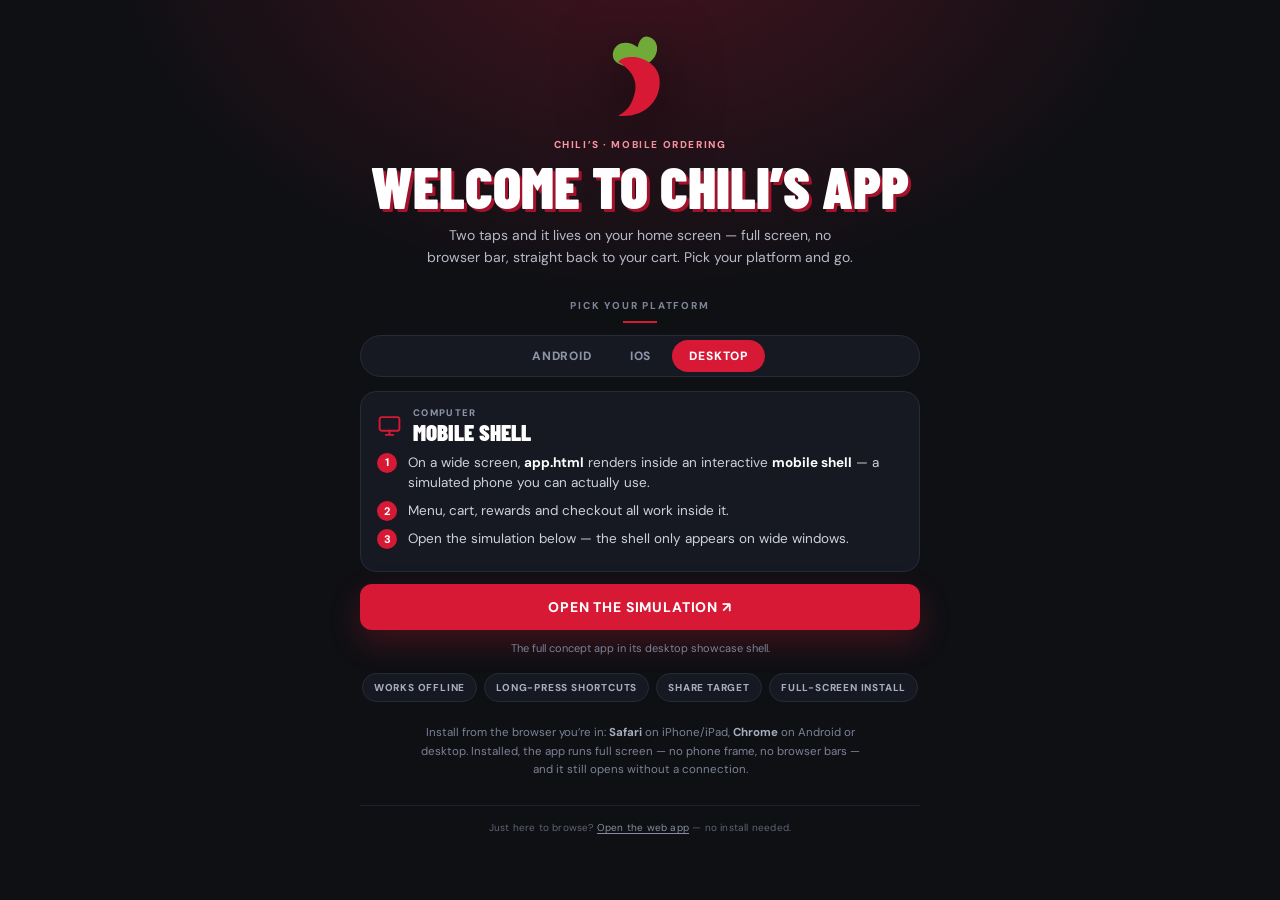
<file: index.html>
<!doctype html>
<html lang="en">
<head>
  <meta charset="utf-8">
  <meta name="viewport" content="width=device-width,initial-scale=1">
  <title>Welcome to Chili’s App · Add it to your home screen</title>
  <meta name="description" content="Welcome to Chili’s App. Pick your platform — Android (Chrome install or APK download), iOS (Safari), or desktop (open the app.html simulation in its mobile shell).">
  <meta name="theme-color" content="#d71935">
  <link rel="manifest" href="manifest.webmanifest">
  <link rel="icon" href="chili.svg" type="image/svg+xml">
  <link rel="icon" href="icons/icon-192.png" sizes="192x192" type="image/png">
  <link rel="apple-touch-icon" href="icons/apple-touch-icon.png">
  <meta name="mobile-web-app-capable" content="yes">
  <meta name="apple-mobile-web-app-capable" content="yes">
  <meta name="apple-mobile-web-app-status-bar-style" content="black-translucent">
  <meta name="apple-mobile-web-app-title" content="Chili’s">
  <link rel="preconnect" href="https://fonts.googleapis.com">
  <link rel="preconnect" href="https://fonts.gstatic.com" crossorigin>
  <link href="https://fonts.googleapis.com/css2?family=DM+Sans:wght@400;500;600;700;800&amp;family=Barlow+Condensed:wght@600;700;800;900&amp;display=swap" rel="stylesheet">
  <link rel="stylesheet" href="landing.css">
  <script src="pwa.js"></script>
</head>
<body>
<main class="wrap">
  <header class="hero">
    <img class="logo" src="chili.svg" alt="Chili’s" width="32" height="38">
    <span class="eyebrow">Chili’s · mobile ordering</span>
    <h1>Welcome to Chili’s App</h1>
    <p class="lede">Two taps and it lives on your home screen — full screen, no browser bar, straight back to your cart. Pick your platform and go.</p>
  </header>

  <p class="section-label">Pick your platform</p>

  <div class="switch" role="tablist" aria-label="Choose your platform">
    <button type="button" role="tab" id="tab-android" aria-controls="p-android" aria-selected="true">Android</button>
    <button type="button" role="tab" id="tab-ios" aria-controls="p-ios" aria-selected="false" tabindex="-1">iOS</button>
    <button type="button" role="tab" id="tab-desktop" aria-controls="p-desktop" aria-selected="false" tabindex="-1">Desktop</button>
  </div>

  <section class="panel" id="p-android" role="tabpanel" aria-labelledby="tab-android">
    <article class="step-card">
      <div class="step-head">
        <svg viewBox="0 0 24 24" fill="currentColor" aria-hidden="true"><circle cx="12" cy="5" r="2.1"/><circle cx="12" cy="12" r="2.1"/><circle cx="12" cy="19" r="2.1"/></svg>
        <div><span class="platform">Android phone</span><h2>Chrome</h2></div>
      </div>
      <ol>
        <li>Tap the <strong>⋮</strong> menu in the corner.</li>
        <li>Pick <strong>Install app</strong> or <strong>Add to Home screen</strong>.</li>
        <li>Tap <strong>Install</strong> — the icon appears right away.</li>
      </ol>
    </article>
    <a class="btn-cta" href="Chili's.apk" download>⬇ Download the Android APK</a>
    <p class="cta-sub">Skip the browser install: this is the <strong>Trusted Web Activity</strong> build from this repository, packaged with PWABuilder. To sideload, send the file to your phone, open it, and allow installs from your file manager if asked.</p>
  </section>

  <section class="panel" id="p-ios" role="tabpanel" aria-labelledby="tab-ios" hidden>
    <article class="step-card">
      <div class="step-head">
        <svg viewBox="0 0 24 24" fill="none" stroke="currentColor" stroke-width="1.9" stroke-linecap="round" stroke-linejoin="round" aria-hidden="true"><path d="M12 3.5v11"/><path d="m8 7.5 4-4 4 4"/><path d="M6.5 11H6a2 2 0 0 0-2 2v5.5a2 2 0 0 0 2 2h12a2 2 0 0 0 2-2V13a2 2 0 0 0-2-2h-.5"/></svg>
        <div><span class="platform">iPhone &amp; iPad</span><h2>Safari</h2></div>
      </div>
      <ol>
        <li>Open this page in <strong>Safari</strong>, then tap the <strong>Share</strong> button.</li>
        <li>Scroll down and choose <strong>Add to Home Screen</strong>.</li>
        <li>Tap <strong>Add</strong> — you’re done.</li>
      </ol>
    </article>
  </section>

  <section class="panel" id="p-desktop" role="tabpanel" aria-labelledby="tab-desktop" hidden>
    <article class="step-card">
      <div class="step-head">
        <svg viewBox="0 0 24 24" fill="none" stroke="currentColor" stroke-width="1.8" stroke-linecap="round" stroke-linejoin="round" aria-hidden="true"><rect x="2.5" y="4" width="19" height="13" rx="2"/><path d="M8.5 21h7M12 17v4"/></svg>
        <div><span class="platform">Computer</span><h2>Mobile shell</h2></div>
      </div>
      <ol>
        <li>On a wide screen, <strong>app.html</strong> renders inside an interactive <strong>mobile shell</strong> — a simulated phone you can actually use.</li>
        <li>Menu, cart, rewards and checkout all work inside it.</li>
        <li>Open the simulation below — the shell only appears on wide windows.</li>
      </ol>
    </article>
    <a class="btn-cta" href="app.html">Open the simulation ↗</a>
    <p class="cta-sub">The full concept app in its desktop showcase shell.</p>
  </section>

  <div class="feature-row" aria-label="App capabilities">
    <span>Works offline</span><span>Long-press shortcuts</span><span>Share target</span><span>Full-screen install</span>
  </div>

  <p class="note">Install from the browser you’re in: <strong>Safari</strong> on iPhone/iPad, <strong>Chrome</strong> on Android or desktop. Installed, the app runs full screen — no phone frame, no browser bars — and it still opens without a connection.</p>

  <footer class="foot">
    <p class="tiny">Just here to browse? <a href="app.html">Open the web app</a> — no install needed.</p>
  </footer>
</main>
<script src="landing.js"></script>
</body>
</html>
</file>
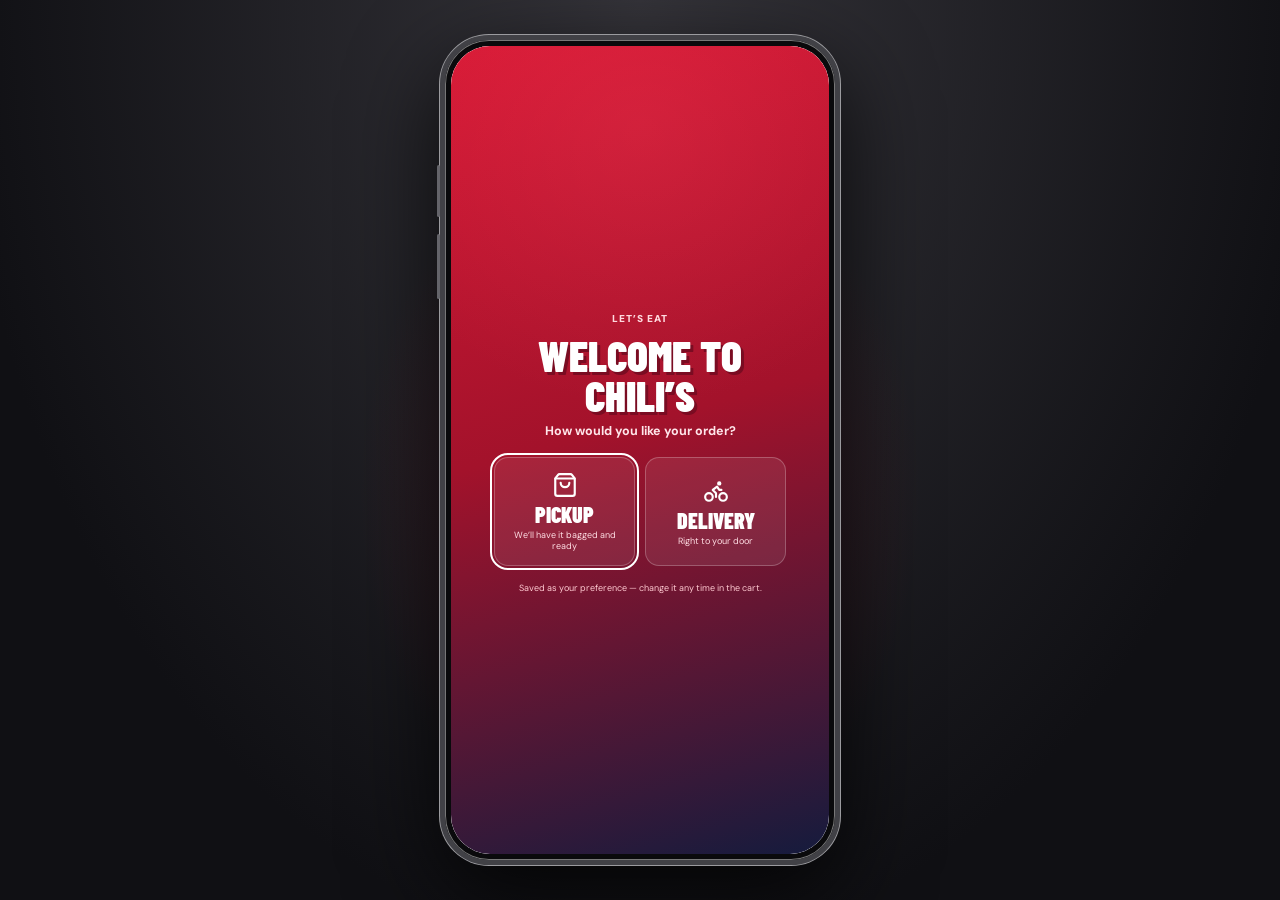
<file: app.html>
<!doctype html>
<html lang="en"><head><meta charset="utf-8">
  <meta name="viewport" content="width=device-width,initial-scale=1">
  <meta name="description" content="Chili's mobile ordering demo: browse the menu, build a cart, checkout, track demo orders and earn demo rewards.">
  <title>Chili’s · Ordering Demo</title>
  <meta name="theme-color" content="#d71935">
  <meta name="mobile-web-app-capable" content="yes">
  <meta name="apple-mobile-web-app-capable" content="yes">
  <meta name="apple-mobile-web-app-status-bar-style" content="black-translucent">
  <meta name="apple-mobile-web-app-title" content="Chili’s">
  <link rel="manifest" href="manifest.webmanifest">
  <link rel="icon" href="chili.svg" type="image/svg+xml">
  <link rel="icon" href="icons/icon-192.png" sizes="192x192" type="image/png">
  <link rel="apple-touch-icon" href="icons/apple-touch-icon.png">
  <link href="https://fonts.googleapis.com/css2?family=DM+Sans:wght@400;500;600;700;800&amp;family=Barlow+Condensed:wght@600;700;800;900&amp;display=swap" rel="stylesheet">
  <link rel="stylesheet" href="styles.css">
  <script src="pwa.js"></script>
  <script src="lucide.min.js"></script>
  </head>
 <body>
  <main class="stage">
   <div class="phone" aria-label="Restaurant ordering demo inside one smartphone">
    <div class="screen">
     <div class="status">
      <span id="clock">9:41</span><span class="status-icons" aria-label="Signal, Wi-Fi, battery"><i data-lucide="signal"></i><i data-lucide="wifi"></i><i data-lucide="battery-full"></i></span>
     </div>
     <header class="header">
      <div class="header-row">
       <div class="brand" aria-label="Chili’s">
        <svg viewBox="0 0 32 38" fill="none" aria-hidden="true">
         <path d="M15 7C11 4 6 5 5 9c-1 4 3 6 8 6 3 0 7-1 9-4 2-3 1-7-2-8-2-1-4 0-5 4Z" fill="#70aa38"></path><path d="M14 11c6 1 11 5 10 12-1 8-8 13-17 12 4-2 6-5 7-10 1-5-2-9-7-12 2-2 4-2 7-2Z" fill="#d71935"></path>
        </svg><span>Chili’s</span>
       </div><div class="header-actions">
        <button id="location-trigger" type="button" aria-label="Choose sample location"><i data-lucide="map-pin"></i></button><button id="bag-trigger" type="button" aria-label="Open cart"><i data-lucide="shopping-bag"></i><span id="cart-badge" class="badge">0</span></button>
       </div>
      </div>
     </header>
     <div id="scroller" class="scroller" tabindex="0" aria-label="Scrollable app content">
      <section id="home" class="view active" aria-label="Home">
       <div class="modebar">
        <div class="mode">
         <button type="button" data-mode="pickup">PICKUP</button><button type="button" data-mode="delivery">DELIVERY</button>
        </div><button id="location-short" class="location-short" type="button" data-go="locations"></button>
       </div>
       <div class="hero"><img loading="lazy" src="images/pexels-photo-25390061.jpg" alt="Close-up of a fried snack platter with chicken wings and onion rings">
        <div class="hero-copybox">
         <span class="eyebrow">THE CROWD FAVORITE</span>
         <h1 class="sr-only">Triple Dipper</h1><img class="hero-logo" src="triple-dipper-logo.webp" alt="" width="1285" height="1203">
         <p>Three favorites, your favorite dips, and a whole lot to love.</p>
         <div class="hero-buttons">
          <button class="btn btn-light" type="button" data-detail="dipper">ORDER NOW</button><button class="btn btn-outline" type="button" data-go="menu">VIEW MENU</button>
         </div>
        </div>
       </div>
       <div class="red-strip">BIG FLAVOR. GOOD TIMES. MADE TO ORDER.</div>
       <div class="section">
        <div class="section-heading">
         <span class="eyebrow">CRAVE-WORTHY PICKS</span>
         <h2>OUR FAVORITES</h2>
         <p>A little something for every craving.</p>
        </div>
        <div class="rail" aria-label="Swipeable favorites">
         <article class="feature">
          <img loading="lazy" src="images/pexels-photo-25390059.jpg" alt="Assortment of fried snacks and dipping sauces on a platter"><strong>Triple Dipper</strong><span class="price">$16.99</span><button class="btn" type="button" data-detail="dipper">ORDER NOW</button>
         </article>
         <article class="feature">
          <img loading="lazy" src="images/pexels-photo-1639557.jpg" alt="Cheeseburger with bacon, lettuce, tomato and sesame bun"><strong>Big Mouth Burger</strong><span class="price">$14.99</span><button class="btn" type="button" data-detail="burger">ORDER NOW</button>
         </article>
         <article class="feature">
          <img loading="lazy" src="images/pexels-photo-40135711.jpg" alt="Sizzling beef fajitas with peppers and sauces"><strong>Sizzling Fajitas</strong><span class="price">$21.99</span><button class="btn" type="button" data-detail="fajitas">ORDER NOW</button>
         </article>
         <article class="feature">
          <img loading="lazy" src="images/pexels-photo-27294722.jpg" alt="Spicy chicken wings with chili sauce"><strong>Boneless Wings</strong><span class="price">$13.99</span><button class="btn" type="button" data-detail="wings">ORDER NOW</button>
         </article>
        </div>
       </div>
       <div class="photo-promo">
        <img loading="lazy" src="images/pexels-photo-31256017.jpg" alt="Three colorful margaritas garnished with citrus">
        <div class="promo-copy">
         <span class="eyebrow">SIP SOMETHING GOOD</span>
         <h2>HAPPY HOUR ENERGY</h2>
         <p>Bright sips and laid-back moments. Explore refreshing demo-menu drinks.</p><button class="btn" type="button" data-category-go="Drinks">EXPLORE DRINKS</button>
        </div>
       </div>
       <div class="photo-promo yellow-promo">
        <div class="promo-copy">
         <span class="eyebrow">TURN UP THE FLAVOR</span>
         <h2>GOOD FOOD, GREAT COMPANY</h2>
         <p>Find your next favorite bite on the menu.</p><button class="btn" type="button" data-go="menu">ORDER YOUR FAVORITES</button>
        </div><img loading="lazy" src="images/pexels-photo-1639557.jpg" alt="Juicy bacon cheeseburger with fresh toppings">
       </div>
       <div class="campaign">
        <h2>MOVE OVER TINY FAST FOOD CHICKEN SANDWICHES</h2>
        <p>Make room for a bigger, bolder crispy chicken bite.</p><img loading="lazy" src="images/pexels-photo-5474836.jpg" alt="Crispy chicken sandwich with lettuce and creamy sauce">
        <div class="campaign-actions">
         <button class="btn btn-light" type="button" data-detail="chicken">TRY THE CHICKEN SANDWICH</button>
        </div>
       </div>
       <div class="section">
        <div class="section-heading">
         <span class="eyebrow">FIND YOUR NEXT FAVORITE</span>
         <h2>WHAT’S HOT</h2>
        </div>
        <div class="highlight-grid">
         <article class="highlight">
          <img loading="lazy" src="images/pexels-photo-14303579.jpg" alt="Barbecued ribs with sauce on a wooden platter">
          <div>
           <h3>SMOKY RIBS</h3><button type="button" data-detail="ribs">ORDER NOW →</button>
          </div>
         </article>
         <article class="highlight">
          <img loading="lazy" src="images/pexels-photo-12557551.jpg" alt="Nachos with cheese, jalapeños and beans">
          <div>
           <h3>LOADED NACHOS</h3><button type="button" data-detail="nachos">ORDER NOW →</button>
          </div>
         </article>
         <article class="highlight">
          <img loading="lazy" src="images/pexels-photo-30700803.jpg" alt="Cobb salad with chicken, eggs, bacon and vegetables">
          <div>
           <h3>FRESH FAVORITES</h3><button type="button" data-detail="salad">ORDER NOW →</button>
          </div>
         </article>
         <article class="highlight">
          <img loading="lazy" src="images/pexels-photo-4662032.jpg" alt="Chocolate lava cake dusted with powdered sugar">
          <div>
           <h3>SWEET FINISH</h3><button type="button" data-detail="cake">ORDER NOW →</button>
          </div>
         </article>
        </div>
       </div>
       <div class="reward-promo">
        <span class="eyebrow">MORE TO LOVE</span>
        <h2>EARN FREE FOOD</h2>
        <p>Enjoy the perks of every simulated order with demo rewards.</p>
        <div class="reward-cards">
         <div>
          ORDER<small>Pick your favorites</small>
         </div>
         <div>
          EARN<small>Collect demo points</small>
         </div>
         <div>
          REDEEM<small>Unlock a demo discount</small>
         </div>
        </div><button class="btn btn-navy" type="button" data-go="rewards">EXPLORE REWARDS</button>
       </div>
      </section>
      <section id="menu" class="view" aria-label="Menu">
       <div class="page-title">
        <span class="eyebrow">FIND YOUR FAVORITE</span>
        <h1>THE MENU</h1>
        <p>Sample items and illustrative USD prices.</p>
       </div><label class="sr-only" for="menu-search">Search menu</label><input id="menu-search" class="search" type="search" placeholder="Search food and drinks">
       <nav id="categories" class="chips" aria-label="Menu categories"></nav>
       <div id="menu-list" class="menu-list"></div>
       <p id="menu-empty" class="muted" hidden="" style="text-align:center;padding:20px">No items match your search.</p>
      </section>
      <section id="rewards" class="view" aria-label="Rewards">
       <div class="page-title">
        <span class="eyebrow">GOOD FOOD. GOOD PERKS.</span>
        <h1>MY REWARDS</h1>
        <p>Simulated loyalty points—not real restaurant rewards.</p>
       </div>
       <div class="member">
        <span class="eyebrow">★ DEMO MEMBER</span>
        <h2 id="member-name">GUEST</h2>
        <div class="row">
         <span class="tiny">REWARDS BALANCE</span><strong id="points">0 POINTS</strong>
        </div>
        <div class="progress">
         <span id="progress-fill"></span>
        </div>
        <p id="progress-copy" class="tiny"></p>
       </div>
       <div class="panel">
        <h2>HOW IT WORKS</h2>
        <p class="muted">Earn one demo point per eligible dollar on a completed simulated order. Redeem 50 points for $5 off or 100 points for $12 off a future demo order. One reward per order.</p>
       </div>
       <div class="panel">
        <h2>AVAILABLE REWARDS</h2>
        <div class="row line">
         <span class="tiny"><strong>$5 OFF</strong><br>
          50 demo points</span><button class="btn" type="button" data-redeem="5">REDEEM</button>
        </div>
        <div class="row line">
         <span class="tiny"><strong>$12 OFF</strong><br>
          100 demo points</span><button class="btn" type="button" data-redeem="12">REDEEM</button>
        </div>
       </div>
       <div class="panel">
        <h2>RECENT ACTIVITY</h2>
        <div id="reward-activity" class="muted"></div>
       </div>
      </section>
      <section id="orders" class="view" aria-label="Orders">
       <div class="page-title">
        <span class="eyebrow">YOUR GOOD TIMES</span>
        <h1>YOUR ORDERS</h1>
        <p>Order history and statuses are simulated.</p>
       </div>
       <div id="orders-content"></div>
      </section>
      <section id="account" class="view" aria-label="Account">
       <div class="page-title">
        <span class="eyebrow">MAKE IT YOURS</span>
        <h1>YOUR ACCOUNT</h1>
        <p>Browser-local demo profile; no real sign-in.</p>
       </div>
       <div class="panel">
        <h2 id="account-state">DEMO PROFILE</h2>
        <p class="muted">Name and email identify this demo profile only. No password or real account is created.</p>
        <form id="profile-form">
         <label class="field-label" for="profile-name">Name</label><input id="profile-name" class="field" required="" maxlength="50" autocomplete="name"><label class="field-label" for="profile-email">Email</label><input id="profile-email" class="field" type="email" required="" autocomplete="email">
         <div class="row" style="margin-top:14px">
          <button class="btn" type="submit">SAVE PROFILE</button><button id="signout" class="small-link" type="button">CLEAR PROFILE</button>
         </div>
        </form>
       </div>
       <div class="panel">
        <h2>ORDER PREFERENCE</h2><label class="field-label" for="pref-mode">Default order type</label><select id="pref-mode" class="field"><option value="pickup">Pickup</option><option value="delivery">Delivery</option></select>
       </div>
       <div class="panel">
        <h2>YOUR FAVORITES</h2>
        <div id="favorites-content" class="muted"></div>
       </div>
       <div class="panel">
        <h2>YOUR DEMO ORDERS</h2>
        <p id="account-orders" class="muted"></p><button class="btn" type="button" data-go="orders">VIEW ORDER HISTORY</button>
       </div>
       <p class="muted" style="padding:2px 16px 20px">Demo details stay in this browser where supported and do not sync across devices.</p>
      </section>
      <section id="locations" class="view" aria-label="Sample locations">
       <div class="page-title">
        <span class="eyebrow">PICK YOUR SPOT</span>
        <h1>LOCATIONS</h1>
        <p>Fictional sample locations. No real restaurant service.</p>
       </div><label for="location-search" class="sr-only">Search sample locations</label><input id="location-search" class="search" type="search" placeholder="Search sample locations">
       <div id="locations-list"></div>
       <div class="panel">
        <button class="small-link" type="button" data-back="">← BACK</button>
       </div>
      </section>
      <section id="cart" class="view" aria-label="Cart">
       <div class="page-title">
        <span class="eyebrow">ALMOST THE GOOD PART</span>
        <h1>YOUR CART</h1>
        <p>Demo order only. No real fulfillment.</p>
       </div>
       <div id="cart-content"></div>
      </section>
      <section id="checkout" class="view" aria-label="Demo checkout">
       <div class="page-title">
        <button class="small-link" type="button" data-go="cart">← BACK TO CART</button>
        <h1>DEMO CHECKOUT</h1>
        <p>Simulation only. No payment credentials or real order.</p>
       </div>
       <div id="checkout-content"></div>
      </section>
      <section id="confirmation" class="view" aria-label="Demo order confirmation">
       <div class="empty">
        <i data-lucide="circle-check"></i>
        <h2>THAT HIT THE SPOT.</h2>
        <p id="confirmation-copy" class="muted"></p>
        <p class="muted">Simulated only: nothing was sent to a restaurant and no payment was collected.</p><button class="btn" type="button" data-go="orders">VIEW DEMO ORDER</button>
       </div>
      </section>
     </div>
     <nav class="nav" aria-label="Main navigation">
      <button type="button" class="on" data-go="home"><i data-lucide="house"></i>Home</button><button type="button" data-go="menu"><i data-lucide="utensils"></i>Menu</button><button type="button" data-go="rewards"><i data-lucide="star"></i>Rewards</button><button type="button" data-go="orders"><i data-lucide="receipt-text"></i>Orders</button><button type="button" data-go="account"><i data-lucide="user-round"></i>Account</button>
     </nav>
     <div id="overlay" class="overlay">
      <div id="sheet" class="sheet" role="dialog" aria-modal="true" aria-label="Customize menu item"></div>
     </div>
     <div id="welcome" class="welcome" role="dialog" aria-modal="true" aria-label="Choose pickup or delivery" hidden>
      <div class="welcome-card">
       <span class="eyebrow">LET’S EAT</span>
       <h2 id="welcome-title">WELCOME TO CHILI’S</h2>
       <p class="welcome-sub">How would you like your order?</p>
       <div class="welcome-actions">
        <button type="button" data-welcome-mode="pickup"><i data-lucide="shopping-bag"></i><span class="welcome-mode">PICKUP</span><small>We’ll have it bagged and ready</small></button>
        <button type="button" data-welcome-mode="delivery"><i data-lucide="bike"></i><span class="welcome-mode">DELIVERY</span><small>Right to your door</small></button>
       </div>
       <p class="welcome-note">Saved as your preference — change it any time in the cart.</p>
      </div>
     </div>
    </div>
   </div>
  </main>
<script src="app.js"></script>
 
</body></html>
</file>
<file: landing.css>
:root{--red:#d71935;--red-dark:#a3122b;--navy:#151b3d;--yellow:#ffdb28}
*{box-sizing:border-box}
html,body{margin:0;width:100%;max-width:100%;overflow-x:hidden}
body{
  min-height:100vh;
  padding:30px 16px 22px;
  background:radial-gradient(ellipse 760px 520px at 50% -8%, #ac193655, transparent 70%), #0f1014;
  color:#e9e7e4;
  font-family:"DM Sans","Segoe UI",Arial,sans-serif;
  -webkit-font-smoothing:antialiased;
}
.wrap{max-width:560px;margin:0 auto;text-align:center}

.hero .logo{display:block;width:78px;height:auto;margin:0 auto 15px;filter:drop-shadow(0 16px 30px #0009)}
.eyebrow{display:block;font-size:10px;font-weight:800;letter-spacing:.16em;text-transform:uppercase;color:#ff98a6}
h1{
  font-family:"Barlow Condensed","Arial Narrow",Impact,sans-serif;
  font-size:clamp(40px,11vw,58px);font-weight:900;line-height:.9;text-transform:uppercase;
  margin:9px 0 12px;color:#fff;text-shadow:3px 3px 0 var(--red-dark);
}
.lede{font-size:14px;line-height:1.6;color:#b6bac8;max-width:430px;margin:0 auto}

.section-label{
  margin:30px 0 12px;font-size:10px;font-weight:800;letter-spacing:.18em;text-transform:uppercase;color:#7d8497;
}
.section-label:after{content:"";display:block;width:34px;height:2px;background:var(--red);margin:9px auto 0}

.steps{display:grid;gap:12px;text-align:left}
.step-card{background:#161922;border:1px solid #262b38;border-radius:16px;padding:15px 16px 13px}
.step-head{display:flex;align-items:center;gap:11px;margin-bottom:9px}
.step-head svg{width:25px;height:25px;flex:none;color:var(--red)}
.platform{display:block;font-size:9.5px;font-weight:800;letter-spacing:.14em;text-transform:uppercase;color:#8d94a7}
.step-card h2{
  font-family:"Barlow Condensed","Arial Narrow",Impact,sans-serif;
  font-size:23px;font-weight:900;line-height:1;text-transform:uppercase;color:#fff;margin:2px 0 0;
}
ol{margin:0;padding:0;list-style:none;counter-reset:step}
ol li{counter-increment:step;position:relative;padding-left:31px;margin:8px 0;font-size:13.5px;line-height:1.5;color:#cdd1dd}
ol li:before{
  content:counter(step);position:absolute;left:0;top:0;width:20px;height:20px;border-radius:50%;
  background:var(--red);color:#fff;font-size:11px;font-weight:800;display:grid;place-items:center;
}
ol strong{color:#fff;font-weight:700}

.note{margin:22px auto 0;max-width:450px;font-size:11.5px;line-height:1.6;color:#7b8296}
.note strong{color:#a7adbe;font-weight:700}

.foot{margin-top:26px;padding-top:15px;border-top:1px solid #1d212b}
.tiny{margin:0;font-size:10px;letter-spacing:.02em;color:#5f6577}
.tiny a{color:#868da1;text-decoration:underline;text-underline-offset:2px}
.tiny a:hover{color:var(--red)}

@media (prefers-reduced-motion:reduce){*{animation-duration:.01ms!important;transition-duration:.01ms!important}}

/* platform switcher: Android · iOS · Desktop (Desktop hides on phone viewports) */
.switch{display:flex;justify-content:center;gap:4px;background:#161922;border:1px solid #262b38;border-radius:999px;padding:4px;margin:0 auto 14px;max-width:100%;overflow-x:auto}
.switch [role=tab]{font:800 12px/1 "DM Sans","Segoe UI",Arial,sans-serif;letter-spacing:.07em;text-transform:uppercase;color:#8d94a7;padding:10px 17px;border:0;border-radius:999px;background:transparent;white-space:nowrap;cursor:pointer}
.switch [role=tab][aria-selected=true]{background:var(--red);color:#fff}
.switch [role=tab]:focus-visible{outline:3px solid #ed9a00;outline-offset:2px}
.switch [role=tab][hidden],.panel[hidden]{display:none}
.panel{text-align:left}
.btn-cta{display:flex;align-items:center;justify-content:center;gap:9px;margin-top:12px;background:var(--red);color:#fff;font:800 14px/1 "DM Sans","Segoe UI",Arial,sans-serif;letter-spacing:.06em;text-transform:uppercase;text-decoration:none;padding:16px 18px;border-radius:12px;box-shadow:0 12px 30px #d7193540}
.btn-cta:hover{background:var(--red-dark)}
.btn-cta:focus-visible{outline:3px solid #ed9a00;outline-offset:2px}
.cta-sub{margin:10px auto 0;max-width:470px;font-size:11px;line-height:1.6;color:#7b8296;text-align:center}
.feature-row{display:flex;flex-wrap:wrap;justify-content:center;gap:7px;margin:16px auto 0;max-width:640px}
.feature-row span{font-size:10px;font-weight:800;letter-spacing:.08em;text-transform:uppercase;color:#a7adbe;background:#161922;border:1px solid #262b38;border-radius:999px;padding:7px 11px}
</file>
<file: styles.css>
:root{--red:#d71935;--navy:#151b3d;--yellow:#ffdb28;--green:#75a840;--cream:#fffaf2;--ink:#22232b;--line:#e9e6e2}
    *{box-sizing:border-box;-webkit-tap-highlight-color:rgba(215,25,53,.2)}html,body{margin:0;width:100%;max-width:100%;overflow-x:hidden}body{font-family:"DM Sans","Segoe UI",Arial,sans-serif;color:var(--ink);background:#101014}
    /* element reset — replaces the Tailwind preflight Canva injected */
    h1,h2,h3,h4,h5,h6,p,blockquote,figure,pre,dl,dd,ul,ol,menu,fieldset{margin:0;padding:0}
    ul,ol,menu{list-style:none}
    img,svg,video,canvas{display:block;vertical-align:middle}
    img,video{max-width:100%}
    button,input,select,textarea{margin:0;padding:0;border:0;background:transparent;color:inherit}
    button,input,select,textarea{font:inherit}button{cursor:pointer}button:disabled{opacity:.48;cursor:not-allowed}
    ::placeholder{color:#8d8a86;opacity:1}
    :is(button,input,select,textarea):focus-visible{outline:3px solid #ed9a00;outline-offset:2px}
    .stage{width:100%;min-height:calc(100 * min(var(--vh,1vh),1vh));padding:14px;display:grid;place-items:center;grid-template-columns:minmax(0,1fr);overflow:hidden;background:radial-gradient(ellipse 330px 430px at 50% 55%,#ac193651,transparent 85%),radial-gradient(ellipse at 50% 0%,#35343a,#101014 75%)}
    .phone{position:relative;width:min(400px,100%);height:min(830px,calc(96 * min(var(--vh,1vh),1vh)));min-height:min(550px,calc(96 * min(var(--vh,1vh),1vh)));padding:6px;border:5px solid #414146;border-radius:49px;background:#0a0a0c;box-shadow:0 0 0 1px #9b9b9f,0 32px 90px #000c,inset 0 0 0 1px #777}
    .phone:before,.phone:after{content:"";position:absolute;left:-8px;width:3px;border-radius:4px;background:#64646a}.phone:before{top:125px;height:52px}.phone:after{top:194px;height:65px}
    .screen{height:100%;min-height:0;position:relative;display:flex;flex-direction:column;overflow:hidden;border-radius:39px;background:#fff}
    .status{height:27px;flex:none;display:flex;justify-content:space-between;align-items:center;padding:0 23px;background:#fff;font-size:10px;font-weight:800;color:var(--navy)}.status-icons{display:flex;gap:3px}.status-icons svg{width:12px;height:12px}
    .header{flex:none;background:#fff;border-bottom:1px solid #eee;padding:7px 12px 9px}.header-row{display:flex;align-items:center;justify-content:space-between;gap:7px}
    .brand{display:flex;align-items:center;gap:2px;white-space:nowrap;color:var(--red)}.brand svg{width:22px;height:25px}.brand span{font:900 27px/.8 "Barlow Condensed","Arial Narrow",Impact,sans-serif;letter-spacing:-.055em}
    .header-actions{display:flex;align-items:center;gap:5px}.header-actions button{position:relative;color:var(--navy)}.header-actions svg{width:17px;height:17px}.badge{position:absolute;right:-6px;top:-7px;background:var(--red);color:#fff;border-radius:20px;min-width:16px;height:16px;display:grid;place-items:center;font-size:9px;font-weight:900}
    .scroller{flex:1;min-height:0;overflow-y:auto;overflow-x:hidden;overscroll-behavior-y:contain;-webkit-overflow-scrolling:touch;scrollbar-width:thin;scrollbar-color:#c9c6c2 transparent}
    .view{display:none;min-width:0;padding-bottom:22px}.view.active{display:block}.nav{height:64px;flex:none;display:grid;grid-template-columns:repeat(5,minmax(0,1fr));padding:4px 3px 8px;border-top:1px solid var(--line);background:#fff}
    .nav button{display:flex;flex-direction:column;align-items:center;justify-content:center;gap:3px;min-width:0;color:#696a75;font-size:9px;font-weight:800}.nav svg{width:18px;height:18px}.nav button.on{color:var(--red)}
    h1,h2,h3{font-family:"Barlow Condensed","Arial Narrow",Impact,sans-serif;text-transform:uppercase;font-weight:900;line-height:.95}h1{font-size:48px}h2{font-size:32px}h3{font-size:23px}
    .eyebrow{font-size:10px;font-weight:900;letter-spacing:.1em;text-transform:uppercase}.btn{display:inline-flex;align-items:center;justify-content:center;min-height:37px;padding:9px 15px;border-radius:25px;background:var(--red);color:white;font-size:10px;font-weight:900;text-transform:uppercase;letter-spacing:.025em;text-align:center}.btn:hover{filter:brightness(.92)}.btn-light{background:#fff;color:var(--red)}.btn-navy{background:var(--navy);color:#fff}.btn-outline{background:transparent;border:1.5px solid currentColor;color:inherit}.small-link{font-size:10px;color:var(--red);font-weight:900;text-decoration:underline}
    .modebar{display:flex;align-items:center;gap:7px;padding:9px 14px;background:#fff}.mode{display:flex;gap:3px;flex:1;padding:3px;background:#f2f1ee;border-radius:30px}.mode button{flex:1;border-radius:25px;padding:7px 3px;font-size:10px;font-weight:900}.mode .chosen{background:var(--red);color:#fff}.location-short{max-width:114px;white-space:nowrap;overflow:hidden;text-overflow:ellipsis;font-size:9px;font-weight:800;color:var(--red)}
    .hero{position:relative;background:var(--red);color:#fff;min-height:293px;overflow:hidden;display:flex;align-items:center}.hero>img{position:absolute;right:-11%;top:0;width:79%;height:100%;object-fit:cover;mask-image:linear-gradient(to right,transparent 0%,black 36%)}.hero:after{content:"";position:absolute;inset:0;background:linear-gradient(90deg,#d71935 0%,#d71935ee 31%,transparent 85%);pointer-events:none}.hero-copybox{position:relative;z-index:1;padding:24px 15px;width:73%}.hero h1{margin:8px 0 7px;max-width:220px;text-shadow:2px 2px #af1230}.hero p{font-size:10px;line-height:1.35;max-width:195px;margin:0 0 13px}.hero-buttons{display:flex;gap:6px;flex-wrap:wrap}.hero .btn{font-size:9px;min-height:32px;padding:7px 11px}
    .red-strip{background:#ad0f2a;color:white;text-align:center;padding:10px 12px;font-size:10px;font-weight:800}
    .section{padding:23px 15px}.section-heading{text-align:center;margin-bottom:15px}.section-heading h2{color:var(--red);margin:3px 0}.section-heading p{font-size:11px;margin:5px 0;color:#69666a}
    .rail,.chips{display:flex;overflow-x:auto;overflow-y:hidden;max-width:100%;touch-action:pan-x pan-y;scrollbar-width:none;scroll-snap-type:x proximity}.rail::-webkit-scrollbar,.chips::-webkit-scrollbar{display:none}.rail{gap:10px}.feature{width:142px;flex:0 0 142px;scroll-snap-align:start;text-align:center}.feature img{width:100%;height:112px;object-fit:cover;border-radius:7px}.feature strong{display:block;font:900 17px/1 "Barlow Condensed","Arial Narrow",Impact,sans-serif;text-transform:uppercase;margin:8px 0 4px;min-height:32px}.feature .price{display:block;font-size:10px;font-weight:800;margin-bottom:7px}.feature .btn{min-height:29px;padding:6px 12px;font-size:9px}
    .photo-promo{display:grid;grid-template-columns:1fr 1fr;min-height:205px;background:var(--navy);color:white;overflow:hidden}.photo-promo>img{width:100%;height:100%;min-height:205px;object-fit:cover}.promo-copy{padding:17px 13px;align-self:center}.promo-copy h2{font-size:30px;margin:6px 0}.promo-copy p{font-size:10px;line-height:1.4;margin:0 0 11px}.photo-promo .btn{font-size:9px}
    .yellow-promo{background:var(--yellow);color:var(--navy)}.yellow-promo .btn{background:var(--red);color:white}
    .campaign{background:var(--green);color:white;text-align:center}.campaign h2{font-size:34px;padding:19px 18px 8px;margin:0}.campaign p{font-size:10px;line-height:1.4;margin:0 auto 12px;max-width:275px}.campaign img{width:100%;height:145px;object-fit:cover}.campaign .campaign-actions{padding:12px}
    .highlight-grid{display:grid;grid-template-columns:repeat(2,minmax(0,1fr));gap:9px}.highlight{position:relative;height:155px;overflow:hidden;border-radius:8px;background:var(--navy);color:#fff}.highlight img{width:100%;height:100%;object-fit:cover}.highlight:after{content:"";position:absolute;inset:30% 0 0;background:linear-gradient(transparent,#000c)}.highlight div{position:absolute;z-index:1;bottom:9px;left:9px;right:9px}.highlight h3{font-size:21px;margin:0 0 6px}.highlight button{font-size:9px;font-weight:900;text-decoration:underline}
    .reward-promo{padding:24px 15px;background:var(--yellow);text-align:center;color:var(--navy)}.reward-promo h2{font-size:35px;margin:6px 0}.reward-promo p{font-size:11px;line-height:1.4}.reward-cards{display:flex;gap:7px;margin:14px 0}.reward-cards div{flex:1;background:#fff;border-radius:8px;padding:11px 5px;font:900 17px/1 "Barlow Condensed","Arial Narrow",Impact,sans-serif}.reward-cards small{display:block;font:700 9px/1.3 "DM Sans",sans-serif;margin-top:5px}
    .page-title{padding:20px 15px 10px}.page-title h1{font-size:38px;color:var(--red);margin:5px 0}.page-title p{font-size:11px;color:#706c6c;margin:0;line-height:1.45}.search,.field{width:100%;min-width:0;padding:11px;border:1px solid #d5d0cb;border-radius:8px;background:white;font-size:12px}.search{width:calc(100% - 30px);margin:6px 15px}
    .chips{gap:7px;padding:9px 15px 14px}.chips button{flex:none;border:1px solid #ddd6d0;border-radius:25px;padding:8px 12px;font-size:10px;font-weight:800}.chips .selected{background:var(--red);border-color:var(--red);color:white}
    .menu-list{padding:0 15px}.menu-card{display:flex;align-items:center;gap:10px;padding:11px 0;border-bottom:1px solid var(--line)}.menu-card[hidden]{display:none}.menu-card img{width:88px;height:88px;flex:none;object-fit:cover;border-radius:7px}.menu-info{min-width:0;flex:1}.menu-info h2{font-size:21px;margin:0}.menu-info p{font-size:10px;line-height:1.35;color:#767177;margin:4px 0 7px}.row{display:flex;align-items:center;justify-content:space-between;gap:8px}.price{font-size:11px;font-weight:900}.plus{background:var(--red);color:white;border-radius:50%;width:29px;height:29px;font-size:20px;line-height:1}
    .panel{margin:10px 15px;padding:15px;background:#fff;border:1px solid var(--line);border-radius:10px}.panel h2{font-size:25px;margin:0 0 7px}.muted{font-size:11px;line-height:1.5;color:#706d72}.tiny{font-size:10px;line-height:1.5}.divider{border-top:1px solid var(--line);margin:11px 0}.line{padding:12px 0;border-bottom:1px solid var(--line)}.line:last-child{border-bottom:0}.line strong{font-size:12px}.field-label{display:block;margin:11px 0 5px;font-size:11px;font-weight:800}.stepper{display:flex;align-items:center;gap:9px}.stepper button{border:1px solid #d4cec9;border-radius:7px;width:29px;height:29px;font-weight:900}.total{display:flex;justify-content:space-between;font-size:12px;margin:8px 0}.total.final{font-weight:900;font-size:17px;border-top:1px solid var(--line);padding-top:10px}
    .member{margin:10px 15px;padding:20px;background:var(--navy);border-radius:10px;color:#fff}.member h2{margin:13px 0}.progress{height:8px;border-radius:20px;background:#ffffff55;overflow:hidden;margin:11px 0}.progress span{display:block;height:100%;background:var(--yellow)}.empty{text-align:center;padding:40px 18px}.empty svg{width:40px;height:40px;margin:0 auto 10px;color:var(--red)}.empty h2{margin:8px 0}.notice{position:absolute;z-index:35;bottom:74px;left:11px;right:11px;padding:11px;background:#e4f5e9;color:#145f34;border-radius:8px;font-size:11px;font-weight:800;box-shadow:0 5px 20px #0003}.notice.error{background:#ffe8e8;color:#922034}
    .overlay{display:none;position:absolute;z-index:25;inset:0;background:#0009;align-items:flex-end}.overlay.open{display:flex}.sheet{position:relative;width:100%;max-height:calc(100% - 34px);overflow-y:auto;overscroll-behavior:contain;background:#fff;border-radius:20px 20px 0 0;padding-bottom:18px}.sheet>img,.sheet>div>img{width:100%;height:175px;object-fit:cover}.sheet-body{padding:16px}.sheet-close{position:sticky;top:9px;float:right;margin:9px 9px -48px 0;z-index:2;width:34px;height:34px;border-radius:50%;background:#fff;box-shadow:0 2px 10px #0005;font-size:23px}.check-row{display:flex;justify-content:space-between;gap:12px;margin:14px 0;font-size:11px}.check-row input{accent-color:var(--red)}
    .sr-only{position:absolute;width:1px;height:1px;padding:0;margin:-1px;overflow:hidden;clip:rect(0 0 0 0);white-space:nowrap;border:0}
    @media(max-width:360px){.hero h1{font-size:40px}.hero-copybox{width:76%}.promo-copy h2{font-size:25px}}
    @media(max-height:650px){.stage{padding:5px}.phone{height:calc(98 * min(var(--vh,1vh),1vh));min-height:0}}
    @media(prefers-reduced-motion:reduce){*,*:before,*:after{animation-duration:.01ms!important;transition-duration:.01ms!important;scroll-behavior:auto!important}}

    /* Triple Dipper logo carries the hero instead of the words */
    .hero-logo{display:block;width:min(172px,66%);height:auto;margin:9px 0 8px;filter:drop-shadow(0 9px 18px #7e0c2270)}

    /* first-run welcome: pick pickup or delivery */
    .welcome{position:absolute;z-index:30;inset:0;display:flex;align-items:center;justify-content:center;padding:20px 18px;text-align:center;color:#fff;background:radial-gradient(ellipse 420px 400px at 50% 10%,#ff4a6333,transparent 70%),linear-gradient(165deg,#d71935 0%,#a3122b 47%,#151b3d 100%)}.welcome[hidden]{display:none}
    .welcome-card{width:100%;max-width:292px}
    .welcome .eyebrow{color:#ffd9de}
    .welcome h2{font-family:"Barlow Condensed","Arial Narrow",Impact,sans-serif;font-size:43px;line-height:.94;text-transform:uppercase;margin:8px 0 7px;text-shadow:3px 3px 0 #7a0c22}
    .welcome-sub{margin:0 0 18px;font-size:12.5px;font-weight:700;color:#ffe6ea}
    .welcome-actions{display:grid;grid-template-columns:repeat(auto-fit,minmax(122px,1fr));gap:10px}
    .welcome-actions button{display:flex;flex-direction:column;align-items:center;justify-content:center;gap:5px;min-height:104px;padding:14px 7px 12px;border:1px solid #ffffff3d;border-radius:14px;background:#ffffff14;color:#fff;cursor:pointer;transition:transform .15s ease,background .15s ease,box-shadow .15s ease}
    .welcome-actions button:hover{background:#ffffff29;transform:translateY(-2px);box-shadow:0 12px 26px #00000047}
    .welcome-actions button:active{transform:translateY(0)}
    .welcome-actions button:focus-visible{outline:2px solid #fff;outline-offset:2px}
    .welcome-actions button svg{width:26px;height:26px}
    .welcome-mode{font-family:"Barlow Condensed","Arial Narrow",Impact,sans-serif;font-size:22px;font-weight:900;line-height:1}
    .welcome-actions small{font-size:9px;line-height:1.3;color:#ffdee4}
    .welcome-note{margin:16px 0 0;font-size:9px;color:#ffc9d1}

    /* footer link to the download page */

    /* installed app: fills the screen, no phone frame, no fake status bar */
    html.is-standalone body{background:#fff}
    html.is-standalone .stage{display:block;padding:0;background:#fff}
    html.is-standalone .phone{width:100%;height:100vh;height:100dvh;min-height:0;padding:0;border:0;border-radius:0;box-shadow:none;background:#fff}
    html.is-standalone .phone:before,html.is-standalone .phone:after{display:none}
    html.is-standalone .screen{border-radius:0}
    html.is-standalone .status{display:none}
    html.is-standalone .nav{height:auto;min-height:64px;padding-bottom:calc(8px + env(safe-area-inset-bottom))}
    html.is-standalone .notice{bottom:calc(78px + env(safe-area-inset-bottom))}
    html.is-standalone .welcome{padding-top:calc(20px + env(safe-area-inset-top));padding-bottom:calc(20px + env(safe-area-inset-bottom))}

  /* real phone / tablet-sized screen in a normal browser tab: no drawn phone
     frame either — the device bezel is the frame. Covers portrait phones
     (<=700px wide) and landscape phones (<=500px tall). Desktop keeps the
     showcase frame. */
  @media (max-width:700px),(max-height:500px){
    body{background:#fff}
    .stage{display:block;padding:0;background:#fff;min-height:100vh;min-height:100dvh}
    .phone{width:100%;height:100vh;height:100dvh;min-height:0;padding:0;border:0;border-radius:0;box-shadow:none;background:#fff}
    .phone:before,.phone:after{display:none}
    .screen{border-radius:0}
    .status{display:none}
    .nav{height:auto;min-height:64px;padding-bottom:calc(8px + env(safe-area-inset-bottom))}
    .notice{bottom:calc(78px + env(safe-area-inset-bottom))}
    .welcome{padding-top:calc(20px + env(safe-area-inset-top));padding-bottom:calc(20px + env(safe-area-inset-bottom))}
  }
    @media(max-width:360px){.hero-logo{width:150px}}
</file>
